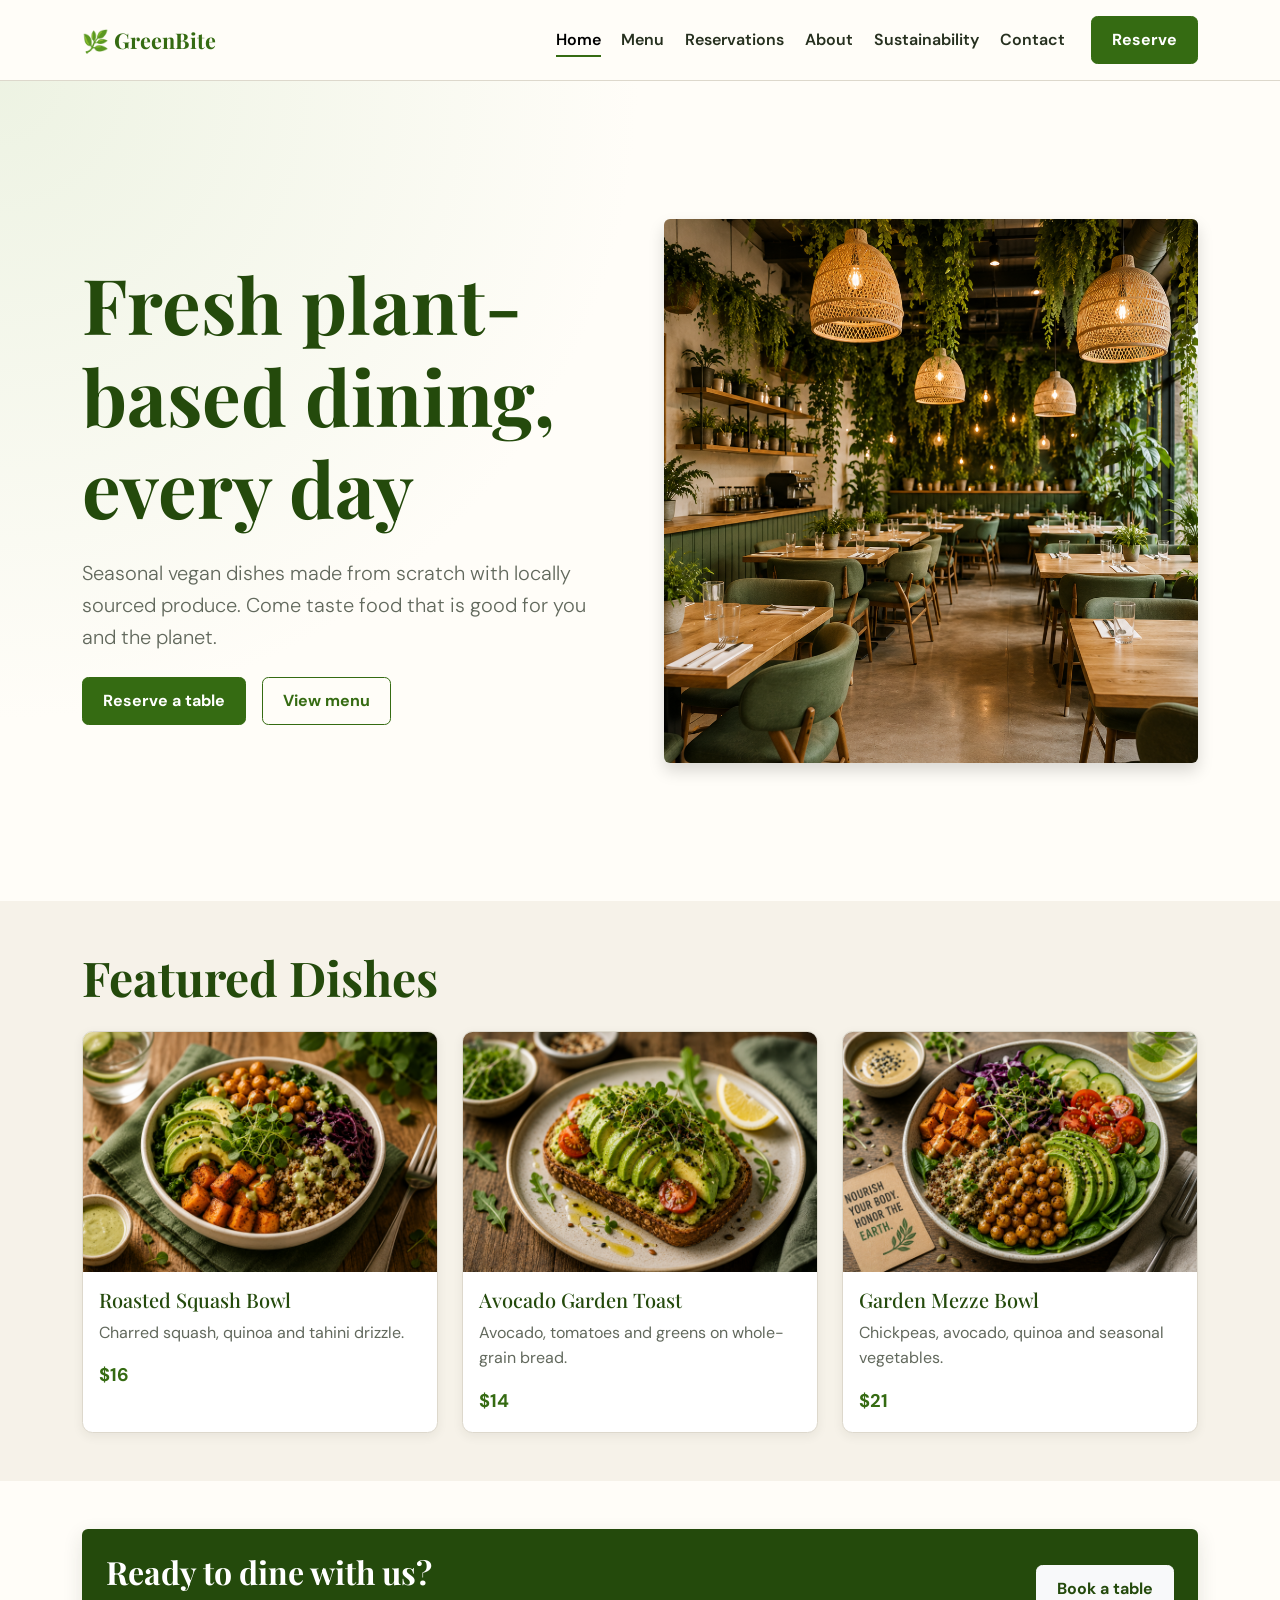
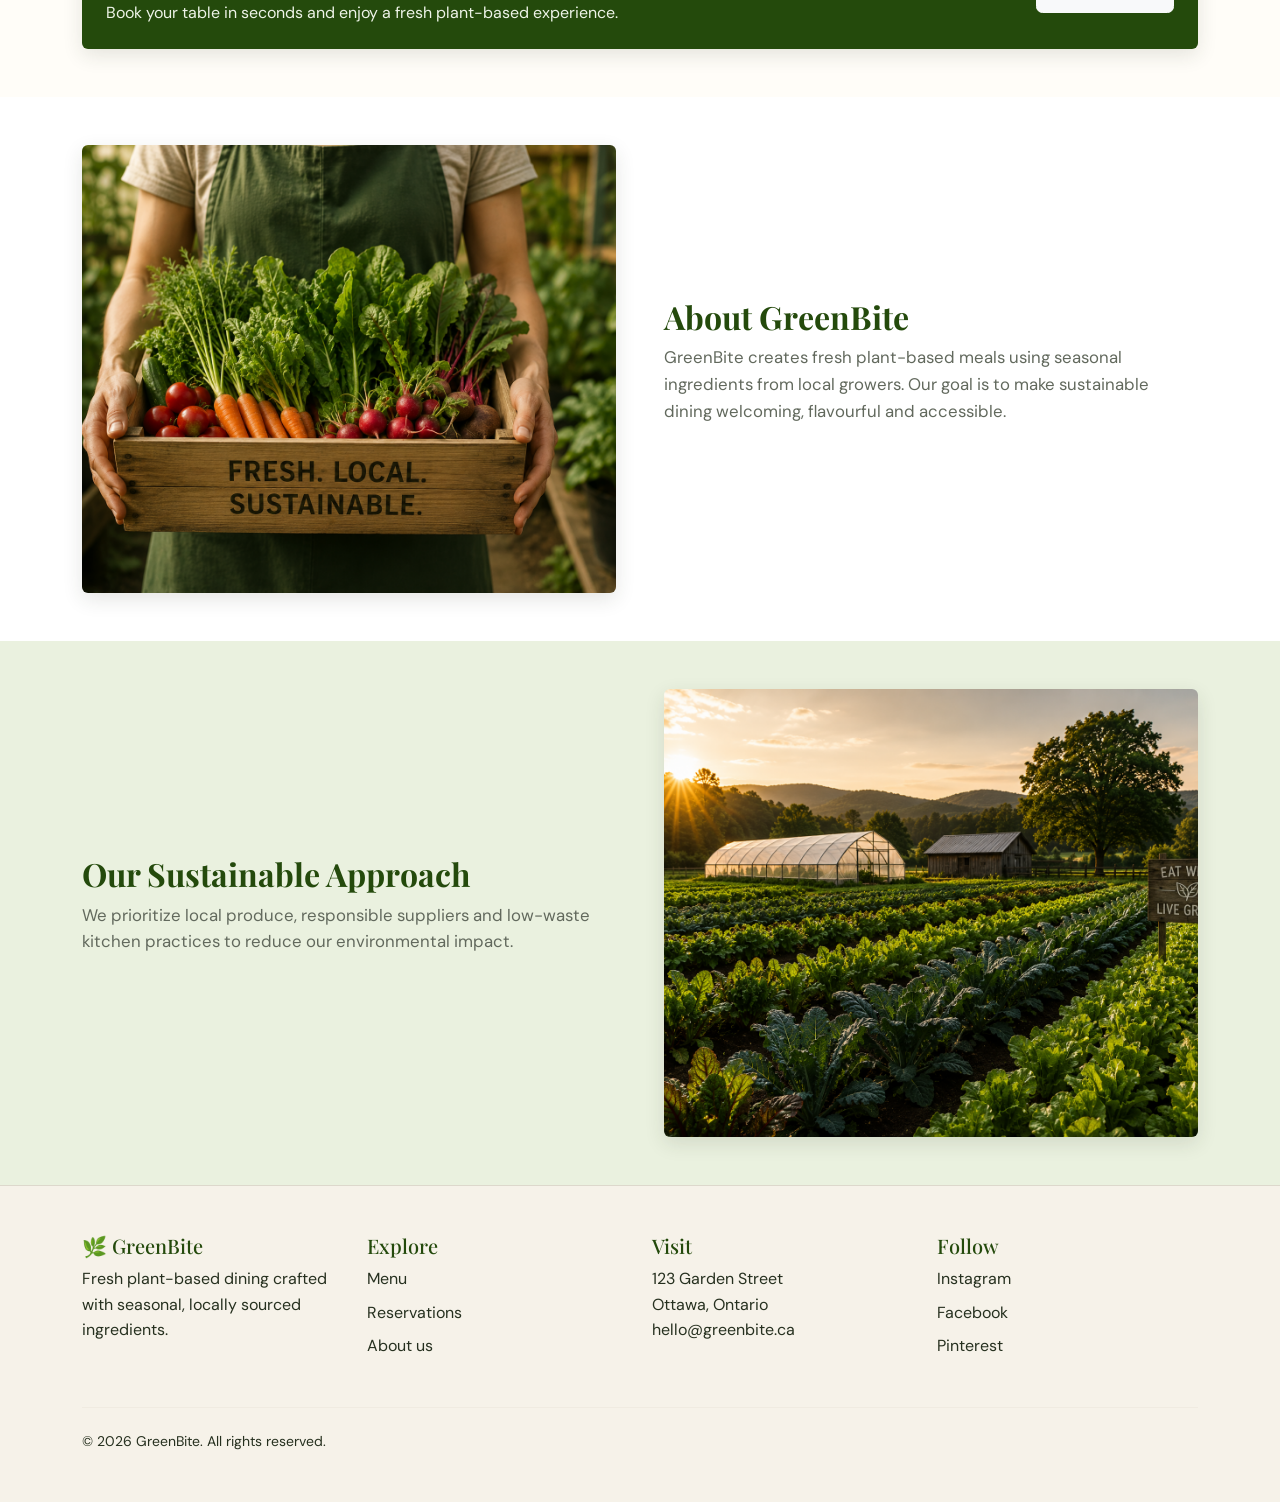
<file: index.html>
<!DOCTYPE html>
<html lang="en-ca">
<head>
    <meta charset="UTF-8">
    <meta name="viewport" content="width=device-width, initial-scale=1.0">

    <title>GreenBite | Home</title>

    <!-- Bootstrap CSS -->
    <link
        href="https://cdn.jsdelivr.net/npm/bootstrap@5.3.8/dist/css/bootstrap.min.css"
        rel="stylesheet"
        integrity="sha384-sRIl4kxILFvY47J16cr9ZwB07vP4J8+LH7qKQnuqkuIAvNWLzeN8tE5YBujZqJLB"
        crossorigin="anonymous"
    >

    <!-- Animate.css library -->
    <link
        rel="stylesheet"
        href="https://cdnjs.cloudflare.com/ajax/libs/animate.css/4.1.1/animate.min.css"
    >

    <!-- Custom CSS -->
    <link rel="stylesheet" href="css/style.css">
</head>

<body>
    <!-- Skip link for accessibility -->
    <a class="visually-hidden-focusable" href="#main-content">
        Skip to main content
    </a>

    <!-- Header -->
    <header>
        <nav
            class="navbar navbar-expand-lg"
            aria-label="Main navigation"
        >
            <div class="container">
                <a class="navbar-brand fw-bold" href="index.html">
                    <span aria-hidden="true">🌿</span> GreenBite
                </a>

                <button
                    class="navbar-toggler"
                    type="button"
                    data-bs-toggle="collapse"
                    data-bs-target="#main-navigation"
                    aria-controls="main-navigation"
                    aria-expanded="false"
                    aria-label="Open navigation menu"
                >
                    <span class="navbar-toggler-icon"></span>
                </button>

                <div
                    class="collapse navbar-collapse"
                    id="main-navigation"
                >
                    <ul class="navbar-nav ms-auto align-items-lg-center">
                        <li class="nav-item">
                            <a
                                class="nav-link active"
                                href="index.html"
                                aria-current="page"
                            >
                                Home
                            </a>
                        </li>

                        <li class="nav-item">
                            <a class="nav-link" href="menu.html">Menu</a>
                        </li>

                        <li class="nav-item">
                            <a
                                class="nav-link"
                                href="reservations.html"
                            >
                                Reservations
                            </a>
                        </li>

                        <li class="nav-item">
                            <a class="nav-link" href="#about">About</a>
                        </li>

                        <li class="nav-item">
                            <a
                                class="nav-link"
                                href="#sustainability"
                            >
                                Sustainability
                            </a>
                        </li>

                        <li class="nav-item">
                            <a class="nav-link" href="#contact">
                                Contact
                            </a>
                        </li>

                        <li class="nav-item ms-lg-3">
                            <a
                                class="btn btn-primary"
                                href="reservations.html"
                            >
                                Reserve
                            </a>
                        </li>
                    </ul>
                </div>
            </div>
        </nav>
    </header>

    <main id="main-content">
        <!-- Hero section -->
        <section
            class="hero py-5"
            aria-labelledby="hero-title"
        >
            <div class="container">
                <div class="row align-items-center g-5">
                    <div
                        class="col-12 col-lg-6 animate__animated animate__fadeInLeft"
                    >
                        <h1
                            id="hero-title"
                            class="display-4 fw-bold"
                        >
                            Fresh plant-based dining, every day
                        </h1>

                        <p class="lead">
                            Seasonal vegan dishes made from scratch with
                            locally sourced produce. Come taste food that is
                            good for you and the planet.
                        </p>

                        <div class="d-flex flex-wrap gap-3">
                            <a
                                class="btn btn-primary"
                                href="reservations.html"
                            >
                                Reserve a table
                            </a>

                            <a
                                class="btn btn-outline-primary"
                                href="menu.html"
                            >
                                View menu
                            </a>
                        </div>
                    </div>

                    <div
                        class="col-12 col-lg-6 animate__animated animate__fadeInRight"
                    >
                        <img
                            class="img-fluid rounded shadow"
                            src="images/restaurant-interior.png"
                            alt="GreenBite dining room decorated with hanging plants"
                        >
                    </div>
                </div>
            </div>
        </section>

        <!-- Featured dishes section -->
        <section
            class="featured-dishes py-5"
            aria-labelledby="featured-title"
        >
            <div class="container">
                <h2 id="featured-title" class="mb-4">
                    Featured Dishes
                </h2>

                <div class="row g-4">
                    <!-- Featured dish 1 -->
                    <article class="col-12 col-md-6 col-lg-4">
                        <div class="card h-100">
                            <img
                                class="card-img-top"
                                src="images/roasted-squash-bowl.png"
                                alt="Plant-based bowl with roasted squash, quinoa and avocado"
                            >

                            <div class="card-body">
                                <h3 class="card-title h5">
                                    Roasted Squash Bowl
                                </h3>

                                <p class="card-text">
                                    Charred squash, quinoa and tahini drizzle.
                                </p>

                                <p class="price fw-bold">$16</p>
                            </div>
                        </div>
                    </article>

                    <!-- Featured dish 2 -->
                    <article class="col-12 col-md-6 col-lg-4">
                        <div class="card h-100">
                            <img
                                class="card-img-top"
                                src="images/avocado-toast.png"
                                alt="Avocado toast with tomatoes and fresh greens"
                            >

                            <div class="card-body">
                                <h3 class="card-title h5">
                                    Avocado Garden Toast
                                </h3>

                                <p class="card-text">
                                    Avocado, tomatoes and greens on whole-grain
                                    bread.
                                </p>

                                <p class="price fw-bold">$14</p>
                            </div>
                        </div>
                    </article>

                    <!-- Featured dish 3 -->
                    <article class="col-12 col-md-6 col-lg-4">
                        <div class="card h-100">
                            <img
                                class="card-img-top"
                                src="images/garden-mezze-bowl.png"
                                alt="Plant-based bowl with chickpeas, avocado and vegetables"
                            >

                            <div class="card-body">
                                <h3 class="card-title h5">
                                    Garden Mezze Bowl
                                </h3>

                                <p class="card-text">
                                    Chickpeas, avocado, quinoa and seasonal
                                    vegetables.
                                </p>

                                <p class="price fw-bold">$21</p>
                            </div>
                        </div>
                    </article>
                </div>
            </div>
        </section>

        <!-- Reservation call to action -->
        <section
            class="reservation-cta py-5"
            aria-labelledby="reservation-title"
        >
            <div class="container">
                <div
                    class="cta-box d-md-flex align-items-center justify-content-between p-4 rounded"
                >
                    <div>
                        <h2 id="reservation-title">
                            Ready to dine with us?
                        </h2>

                        <p class="mb-md-0">
                            Book your table in seconds and enjoy a fresh
                            plant-based experience.
                        </p>
                    </div>

                    <a
                        class="btn btn-light mt-3 mt-md-0"
                        href="reservations.html"
                    >
                        Book a table
                    </a>
                </div>
            </div>
        </section>

        <!-- About section -->
        <section
            id="about"
            class="about py-5"
            aria-labelledby="about-title"
        >
            <div class="container">
                <div class="row align-items-center g-5">
                    <div class="col-12 col-lg-6">
                        <img
                            class="img-fluid rounded"
                            src="images/local-produce.png"
                            alt="Local farmer holding a box of fresh vegetables"
                        >
                    </div>

                    <div class="col-12 col-lg-6">
                        <h2 id="about-title">About GreenBite</h2>

                        <p>
                            GreenBite creates fresh plant-based meals using
                            seasonal ingredients from local growers. Our goal
                            is to make sustainable dining welcoming,
                            flavourful and accessible.
                        </p>
                    </div>
                </div>
            </div>
        </section>

        <!-- Sustainability section -->
        <section
            id="sustainability"
            class="sustainability py-5"
            aria-labelledby="sustainability-title"
        >
            <div class="container">
                <div class="row align-items-center g-5">
                    <div class="col-12 col-lg-6">
                        <h2 id="sustainability-title">
                            Our Sustainable Approach
                        </h2>

                        <p>
                            We prioritize local produce, responsible suppliers
                            and low-waste kitchen practices to reduce our
                            environmental impact.
                        </p>
                    </div>

                    <div class="col-12 col-lg-6">
                        <img
                            class="img-fluid rounded"
                            src="images/sustainable-farm.png"
                            alt="Sustainable vegetable farm during sunset"
                        >
                    </div>
                </div>
            </div>
        </section>
    </main>

    <!-- Footer -->
    <footer id="contact" class="site-footer py-5">
        <div class="container">
            <div class="row g-4">
                <section class="col-12 col-md-6 col-lg-3">
                    <h2 class="h5">
                        <span aria-hidden="true">🌿</span> GreenBite
                    </h2>

                    <p>
                        Fresh plant-based dining crafted with seasonal,
                        locally sourced ingredients.
                    </p>
                </section>

                <nav
                    class="col-6 col-md-3 col-lg-3"
                    aria-label="Footer navigation"
                >
                    <h2 class="h5">Explore</h2>

                    <ul class="list-unstyled">
                        <li>
                            <a href="menu.html">Menu</a>
                        </li>

                        <li>
                            <a href="reservations.html">
                                Reservations
                            </a>
                        </li>

                        <li>
                            <a href="#about">About us</a>
                        </li>
                    </ul>
                </nav>

                <section class="col-6 col-md-3 col-lg-3">
                    <h2 class="h5">Visit</h2>

                    <address>
                        123 Garden Street<br>
                        Ottawa, Ontario<br>
                        <a href="mailto:hello@greenbite.ca">
                            hello@greenbite.ca
                        </a>
                    </address>
                </section>

                <section class="col-12 col-lg-3">
                    <h2 class="h5">Follow</h2>

                    <ul class="list-unstyled">
                        <li><a href="#">Instagram</a></li>
                        <li><a href="#">Facebook</a></li>
                        <li><a href="#">Pinterest</a></li>
                    </ul>
                </section>
            </div>

            <hr>

            <p class="mb-0">
                <small>
                    &copy; 2026 GreenBite. All rights reserved.
                </small>
            </p>
        </div>
    </footer>

    <!-- Bootstrap JavaScript -->
    <script
        src="https://cdn.jsdelivr.net/npm/bootstrap@5.3.8/dist/js/bootstrap.bundle.min.js"
        integrity="sha384-FKyoEForCGlyvwx9Hj09JcYn3nv7wiPVlz7YYwJrWVcXK/BmnVDxM+D2scQbITxI"
        crossorigin="anonymous"
    ></script>
</body>
</html>
</file>
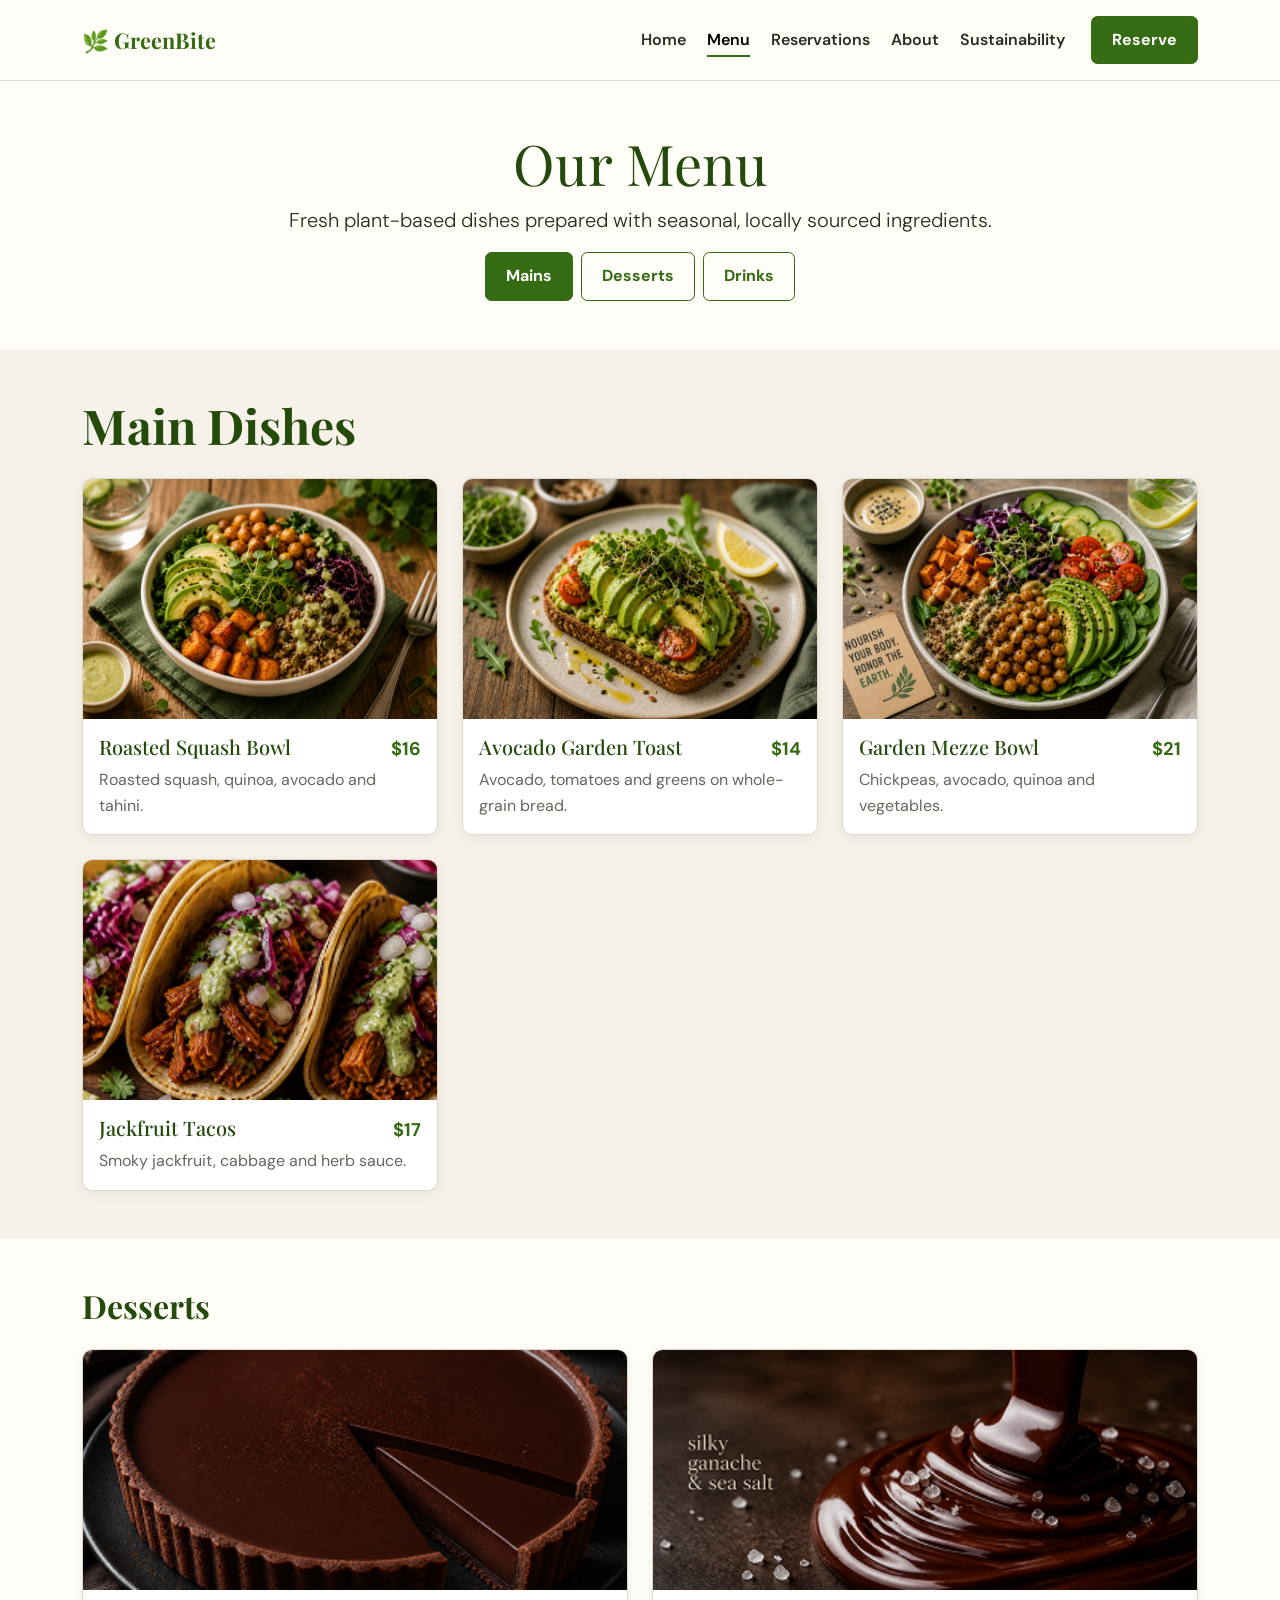
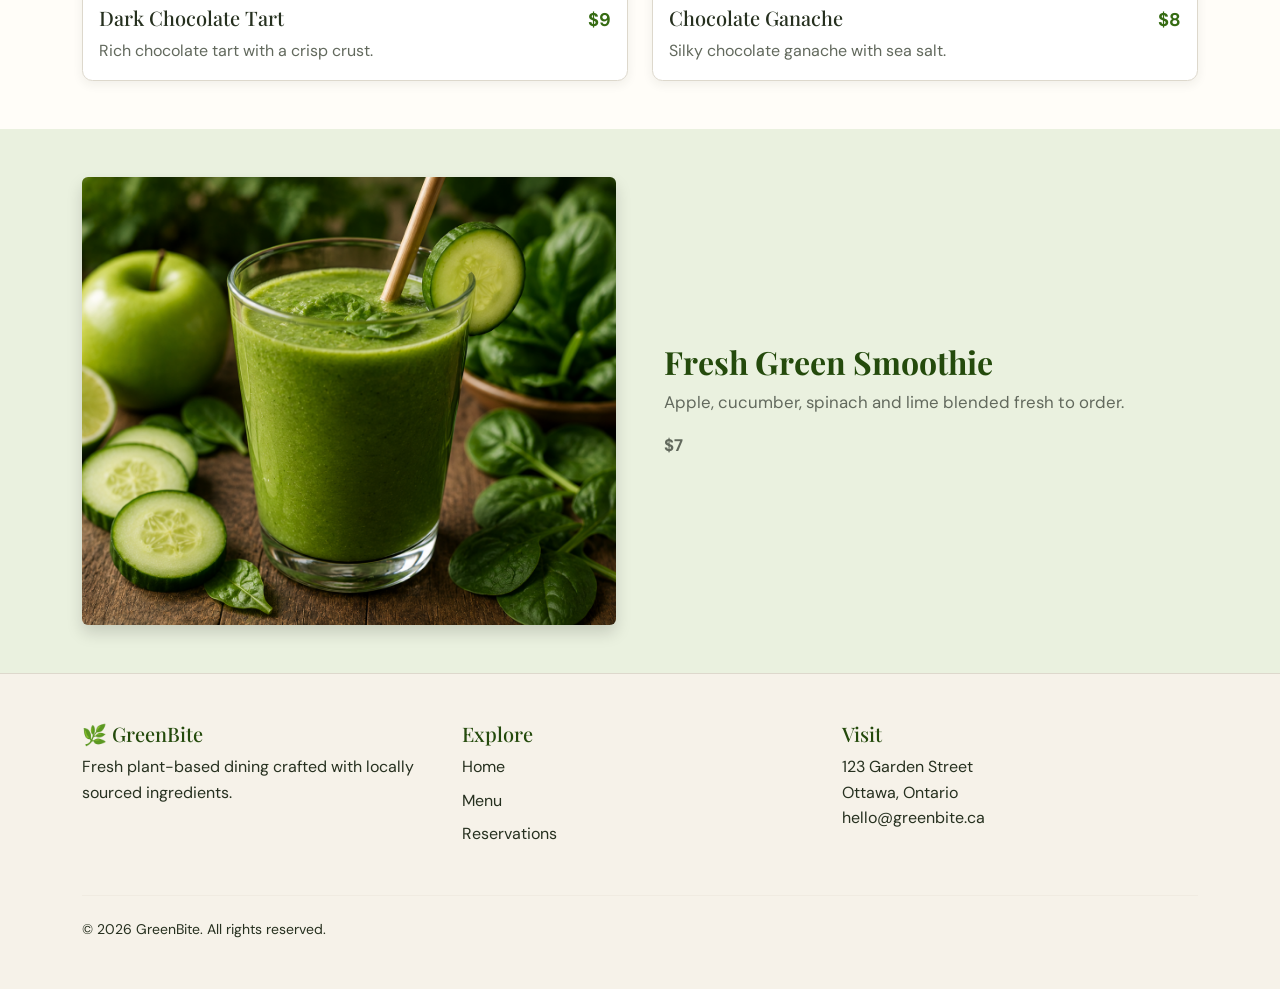
<file: main.html>
<!DOCTYPE html>
<html lang="en-ca">
<head>
    <meta charset="UTF-8">
    <meta name="viewport" content="width=device-width, initial-scale=1.0">

    <title>GreenBite | Menu</title>

    <link
        href="https://cdn.jsdelivr.net/npm/bootstrap@5.3.8/dist/css/bootstrap.min.css"
        rel="stylesheet"
        integrity="sha384-sRIl4kxILFvY47J16cr9ZwB07vP4J8+LH7qKQnuqkuIAvNWLzeN8tE5YBujZqJLB"
        crossorigin="anonymous"
    >

    <link
        rel="stylesheet"
        href="https://cdnjs.cloudflare.com/ajax/libs/animate.css/4.1.1/animate.min.css"
    >

    <link rel="stylesheet" href="css/style.css">
</head>

<body>
    <a class="visually-hidden-focusable" href="#main-content">
        Skip to main content
    </a>

    <header>
        <nav class="navbar navbar-expand-lg" aria-label="Main navigation">
            <div class="container">
                <a class="navbar-brand fw-bold" href="index.html">
                    <span aria-hidden="true">🌿</span> GreenBite
                </a>

                <button
                    class="navbar-toggler"
                    type="button"
                    data-bs-toggle="collapse"
                    data-bs-target="#main-navigation"
                    aria-controls="main-navigation"
                    aria-expanded="false"
                    aria-label="Open navigation menu"
                >
                    <span class="navbar-toggler-icon"></span>
                </button>

                <div class="collapse navbar-collapse" id="main-navigation">
                    <ul class="navbar-nav ms-auto align-items-lg-center">
                        <li class="nav-item">
                            <a class="nav-link" href="index.html">Home</a>
                        </li>

                        <li class="nav-item">
                            <a
                                class="nav-link active"
                                href="menu.html"
                                aria-current="page"
                            >
                                Menu
                            </a>
                        </li>

                        <li class="nav-item">
                            <a class="nav-link" href="reservations.html">
                                Reservations
                            </a>
                        </li>

                        <li class="nav-item">
                            <a class="nav-link" href="index.html#about">
                                About
                            </a>
                        </li>

                        <li class="nav-item">
                            <a
                                class="nav-link"
                                href="index.html#sustainability"
                            >
                                Sustainability
                            </a>
                        </li>

                        <li class="nav-item ms-lg-3">
                            <a class="btn btn-primary" href="reservations.html">
                                Reserve
                            </a>
                        </li>
                    </ul>
                </div>
            </div>
        </nav>
    </header>

    <main id="main-content">
        <!-- Section 1: Menu introduction -->
        <section class="py-5 text-center">
            <div class="container">
                <h1 class="display-4 animate__animated animate__fadeInDown">
                    Our Menu
                </h1>

                <p class="lead mx-auto">
                    Fresh plant-based dishes prepared with seasonal,
                    locally sourced ingredients.
                </p>

                <nav aria-label="Menu categories">
                    <div class="d-flex flex-wrap justify-content-center gap-2">
                        <a class="btn btn-primary" href="#mains">Mains</a>
                        <a class="btn btn-outline-primary" href="#desserts">
                            Desserts
                        </a>
                        <a class="btn btn-outline-primary" href="#drinks">
                            Drinks
                        </a>
                    </div>
                </nav>
            </div>
        </section>

        <!-- Section 2: Main dishes -->
        <section
            id="mains"
            class="featured-dishes py-5"
            aria-labelledby="mains-title"
        >
            <div class="container">
                <h2 id="mains-title" class="mb-4">Main Dishes</h2>

                <div class="row g-4">
                    <article class="col-12 col-md-6 col-lg-4">
                        <div class="card h-100">
                            <img
                                class="card-img-top"
                                src="images/roasted-squash-bowl.png"
                                alt="Roasted squash bowl with quinoa and avocado"
                            >

                            <div class="card-body">
                                <div class="d-flex justify-content-between gap-3">
                                    <h3 class="card-title h5">
                                        Roasted Squash Bowl
                                    </h3>
                                    <p class="price fw-bold">$16</p>
                                </div>

                                <p class="card-text">
                                    Roasted squash, quinoa, avocado and tahini.
                                </p>
                            </div>
                        </div>
                    </article>

                    <article class="col-12 col-md-6 col-lg-4">
                        <div class="card h-100">
                            <img
                                class="card-img-top"
                                src="images/avocado-toast.png"
                                alt="Avocado toast with tomatoes and fresh greens"
                            >

                            <div class="card-body">
                                <div class="d-flex justify-content-between gap-3">
                                    <h3 class="card-title h5">
                                        Avocado Garden Toast
                                    </h3>
                                    <p class="price fw-bold">$14</p>
                                </div>

                                <p class="card-text">
                                    Avocado, tomatoes and greens on whole-grain
                                    bread.
                                </p>
                            </div>
                        </div>
                    </article>

                    <article class="col-12 col-md-6 col-lg-4">
                        <div class="card h-100">
                            <img
                                class="card-img-top"
                                src="images/garden-mezze-bowl.png"
                                alt="Plant-based bowl with chickpeas and avocado"
                            >

                            <div class="card-body">
                                <div class="d-flex justify-content-between gap-3">
                                    <h3 class="card-title h5">
                                        Garden Mezze Bowl
                                    </h3>
                                    <p class="price fw-bold">$21</p>
                                </div>

                                <p class="card-text">
                                    Chickpeas, avocado, quinoa and vegetables.
                                </p>
                            </div>
                        </div>
                    </article>

                    <article class="col-12 col-md-6 col-lg-4">
                        <div class="card h-100">
                            <img
                                class="card-img-top"
                                src="images/jackfruit-tacos.png"
                                alt="Three jackfruit tacos with cabbage and herbs"
                            >

                            <div class="card-body">
                                <div class="d-flex justify-content-between gap-3">
                                    <h3 class="card-title h5">
                                        Jackfruit Tacos
                                    </h3>
                                    <p class="price fw-bold">$17</p>
                                </div>

                                <p class="card-text">
                                    Smoky jackfruit, cabbage and herb sauce.
                                </p>
                            </div>
                        </div>
                    </article>
                </div>
            </div>
        </section>

        <!-- Section 3: Desserts -->
        <section
            id="desserts"
            class="py-5"
            aria-labelledby="desserts-title"
        >
            <div class="container">
                <h2 id="desserts-title" class="mb-4">Desserts</h2>

                <div class="row g-4">
                    <article class="col-12 col-md-6">
                        <div class="card h-100">
                            <img
                                class="card-img-top"
                                src="images/dark-chocolate-tart.png"
                                alt="Dark chocolate tart with a slice removed"
                            >

                            <div class="card-body">
                                <div class="d-flex justify-content-between">
                                    <h3 class="h5">Dark Chocolate Tart</h3>
                                    <p class="price fw-bold">$9</p>
                                </div>

                                <p class="card-text">
                                    Rich chocolate tart with a crisp crust.
                                </p>
                            </div>
                        </div>
                    </article>

                    <article class="col-12 col-md-6">
                        <div class="card h-100">
                            <img
                                class="card-img-top"
                                src="images/chocolate-ganache.png"
                                alt="Smooth dark chocolate ganache with sea salt"
                            >

                            <div class="card-body">
                                <div class="d-flex justify-content-between">
                                    <h3 class="h5">Chocolate Ganache</h3>
                                    <p class="price fw-bold">$8</p>
                                </div>

                                <p class="card-text">
                                    Silky chocolate ganache with sea salt.
                                </p>
                            </div>
                        </div>
                    </article>
                </div>
            </div>
        </section>

        <!-- Section 4: Drinks -->
        <section
            id="drinks"
            class="sustainability py-5"
            aria-labelledby="drinks-title"
        >
            <div class="container">
                <div class="row align-items-center g-5">
                    <div class="col-12 col-lg-6">
                        <img
                            class="img-fluid rounded shadow"
                            src="images/green-smoothie.png"
                            alt="Green smoothie made with apple, cucumber and spinach"
                        >
                    </div>

                    <div class="col-12 col-lg-6">
                        <h2 id="drinks-title">Fresh Green Smoothie</h2>
                        <p>
                            Apple, cucumber, spinach and lime blended fresh
                            to order.
                        </p>
                        <p class="price fw-bold">$7</p>
                    </div>
                </div>
            </div>
        </section>
    </main>

    <footer id="contact" class="site-footer py-5">
        <div class="container">
            <div class="row g-4">
                <section class="col-12 col-md-6 col-lg-4">
                    <h2 class="h5">
                        <span aria-hidden="true">🌿</span> GreenBite
                    </h2>
                    <p>
                        Fresh plant-based dining crafted with locally sourced
                        ingredients.
                    </p>
                </section>

                <nav
                    class="col-6 col-md-3 col-lg-4"
                    aria-label="Footer navigation"
                >
                    <h2 class="h5">Explore</h2>
                    <ul class="list-unstyled">
                        <li><a href="index.html">Home</a></li>
                        <li><a href="menu.html">Menu</a></li>
                        <li>
                            <a href="reservations.html">Reservations</a>
                        </li>
                    </ul>
                </nav>

                <section class="col-6 col-md-3 col-lg-4">
                    <h2 class="h5">Visit</h2>
                    <address>
                        123 Garden Street<br>
                        Ottawa, Ontario<br>
                        <a href="mailto:hello@greenbite.ca">
                            hello@greenbite.ca
                        </a>
                    </address>
                </section>
            </div>

            <hr>
            <p class="mb-0">
                <small>&copy; 2026 GreenBite. All rights reserved.</small>
            </p>
        </div>
    </footer>

    <script
        src="https://cdn.jsdelivr.net/npm/bootstrap@5.3.8/dist/js/bootstrap.bundle.min.js"
        integrity="sha384-FKyoEForCGlyvwx9Hj09JcYn3nv7wiPVlz7YYwJrWVcXK/BmnVDxM+D2scQbITxI"
        crossorigin="anonymous"
    ></script>
</body>
</html>
</file>
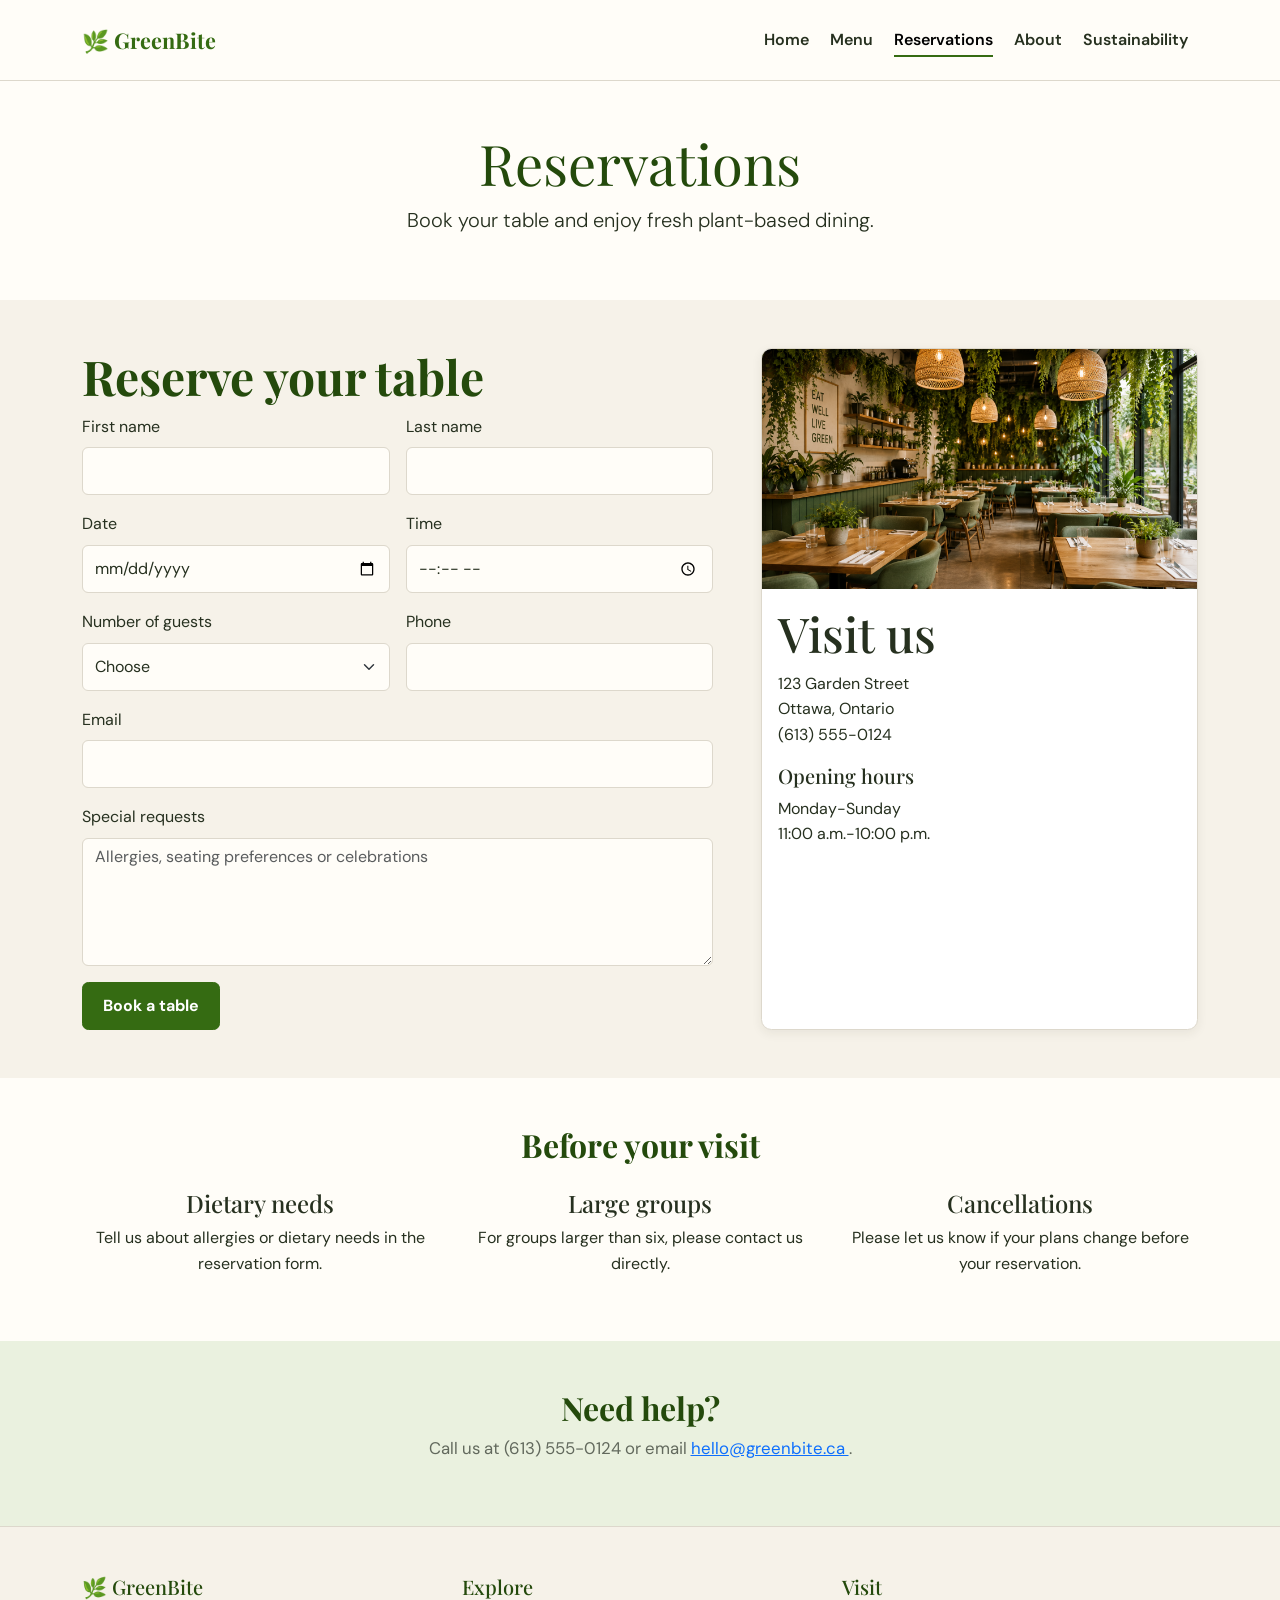
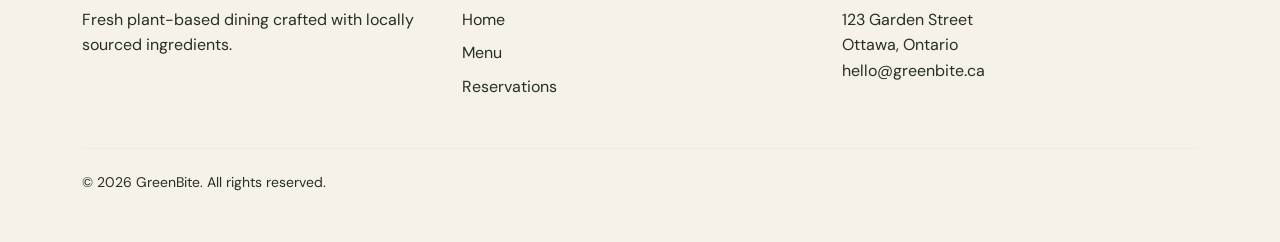
<file: reservations.html>
<!DOCTYPE html>
<html lang="en-ca">
<head>
    <meta charset="UTF-8">
    <meta name="viewport" content="width=device-width, initial-scale=1.0">

    <title>GreenBite | Reservations</title>

    <link
        href="https://cdn.jsdelivr.net/npm/bootstrap@5.3.8/dist/css/bootstrap.min.css"
        rel="stylesheet"
        integrity="sha384-sRIl4kxILFvY47J16cr9ZwB07vP4J8+LH7qKQnuqkuIAvNWLzeN8tE5YBujZqJLB"
        crossorigin="anonymous"
    >

    <link
        rel="stylesheet"
        href="https://cdnjs.cloudflare.com/ajax/libs/animate.css/4.1.1/animate.min.css"
    >

    <link rel="stylesheet" href="css/style.css">
</head>

<body>
    <a class="visually-hidden-focusable" href="#main-content">
        Skip to main content
    </a>

    <header>
        <nav class="navbar navbar-expand-lg" aria-label="Main navigation">
            <div class="container">
                <a class="navbar-brand fw-bold" href="index.html">
                    <span aria-hidden="true">🌿</span> GreenBite
                </a>

                <button
                    class="navbar-toggler"
                    type="button"
                    data-bs-toggle="collapse"
                    data-bs-target="#main-navigation"
                    aria-controls="main-navigation"
                    aria-expanded="false"
                    aria-label="Open navigation menu"
                >
                    <span class="navbar-toggler-icon"></span>
                </button>

                <div class="collapse navbar-collapse" id="main-navigation">
                    <ul class="navbar-nav ms-auto align-items-lg-center">
                        <li class="nav-item">
                            <a class="nav-link" href="index.html">Home</a>
                        </li>

                        <li class="nav-item">
                            <a class="nav-link" href="menu.html">Menu</a>
                        </li>

                        <li class="nav-item">
                            <a
                                class="nav-link active"
                                href="reservations.html"
                                aria-current="page"
                            >
                                Reservations
                            </a>
                        </li>

                        <li class="nav-item">
                            <a class="nav-link" href="index.html#about">
                                About
                            </a>
                        </li>

                        <li class="nav-item">
                            <a
                                class="nav-link"
                                href="index.html#sustainability"
                            >
                                Sustainability
                            </a>
                        </li>
                    </ul>
                </div>
            </div>
        </nav>
    </header>

    <main id="main-content">
        <!-- Section 1: Introduction -->
        <section class="py-5 text-center">
            <div class="container">
                <h1 class="display-4 animate__animated animate__fadeInDown">
                    Reservations
                </h1>

                <p class="lead">
                    Book your table and enjoy fresh plant-based dining.
                </p>
            </div>
        </section>

        <!-- Section 2: Reservation form -->
        <section
            class="featured-dishes py-5"
            aria-labelledby="form-title"
        >
            <div class="container">
                <div class="row g-5">
                    <div class="col-12 col-lg-7">
                        <h2 id="form-title">Reserve your table</h2>

                        <form action="#" method="post">
                            <div class="row g-3">
                                <div class="col-12 col-md-6">
                                    <label class="form-label" for="first-name">
                                        First name
                                    </label>
                                    <input
                                        class="form-control"
                                        type="text"
                                        id="first-name"
                                        name="first-name"
                                        required
                                    >
                                </div>

                                <div class="col-12 col-md-6">
                                    <label class="form-label" for="last-name">
                                        Last name
                                    </label>
                                    <input
                                        class="form-control"
                                        type="text"
                                        id="last-name"
                                        name="last-name"
                                        required
                                    >
                                </div>

                                <div class="col-12 col-md-6">
                                    <label class="form-label" for="date">
                                        Date
                                    </label>
                                    <input
                                        class="form-control"
                                        type="date"
                                        id="date"
                                        name="date"
                                        required
                                    >
                                </div>

                                <div class="col-12 col-md-6">
                                    <label class="form-label" for="time">
                                        Time
                                    </label>
                                    <input
                                        class="form-control"
                                        type="time"
                                        id="time"
                                        name="time"
                                        required
                                    >
                                </div>

                                <div class="col-12 col-md-6">
                                    <label class="form-label" for="guests">
                                        Number of guests
                                    </label>
                                    <select
                                        class="form-select"
                                        id="guests"
                                        name="guests"
                                        required
                                    >
                                        <option value="">Choose</option>
                                        <option value="1">1 guest</option>
                                        <option value="2">2 guests</option>
                                        <option value="3">3 guests</option>
                                        <option value="4">4 guests</option>
                                        <option value="5">5 guests</option>
                                        <option value="6">6 guests</option>
                                    </select>
                                </div>

                                <div class="col-12 col-md-6">
                                    <label class="form-label" for="phone">
                                        Phone
                                    </label>
                                    <input
                                        class="form-control"
                                        type="tel"
                                        id="phone"
                                        name="phone"
                                        required
                                    >
                                </div>

                                <div class="col-12">
                                    <label class="form-label" for="email">
                                        Email
                                    </label>
                                    <input
                                        class="form-control"
                                        type="email"
                                        id="email"
                                        name="email"
                                        required
                                    >
                                </div>

                                <div class="col-12">
                                    <label class="form-label" for="requests">
                                        Special requests
                                    </label>
                                    <textarea
                                        class="form-control"
                                        id="requests"
                                        name="requests"
                                        placeholder="Allergies, seating preferences or celebrations"
                                    ></textarea>
                                </div>

                                <div class="col-12">
                                    <button class="btn btn-primary" type="submit">
                                        Book a table
                                    </button>
                                </div>
                            </div>
                        </form>
                    </div>

                    <aside class="col-12 col-lg-5">
                        <div class="card h-100">
                            <img
                                class="card-img-top"
                                src="images/restaurant-interior.png"
                                alt="GreenBite restaurant dining room"
                            >

                            <div class="card-body">
                                <h2 class="h4">Visit us</h2>

                                <address>
                                    123 Garden Street<br>
                                    Ottawa, Ontario<br>
                                    (613) 555-0124
                                </address>

                                <h3 class="h5">Opening hours</h3>
                                <p>
                                    Monday-Sunday<br>
                                    11:00 a.m.-10:00 p.m.
                                </p>
                            </div>
                        </div>
                    </aside>
                </div>
            </div>
        </section>

        <!-- Section 3: Dining information -->
        <section class="py-5" aria-labelledby="information-title">
            <div class="container">
                <h2 id="information-title" class="text-center mb-4">
                    Before your visit
                </h2>

                <div class="row g-4">
                    <article class="col-12 col-md-4 text-center">
                        <h3 class="h4">Dietary needs</h3>
                        <p>
                            Tell us about allergies or dietary needs in the
                            reservation form.
                        </p>
                    </article>

                    <article class="col-12 col-md-4 text-center">
                        <h3 class="h4">Large groups</h3>
                        <p>
                            For groups larger than six, please contact us
                            directly.
                        </p>
                    </article>

                    <article class="col-12 col-md-4 text-center">
                        <h3 class="h4">Cancellations</h3>
                        <p>
                            Please let us know if your plans change before
                            your reservation.
                        </p>
                    </article>
                </div>
            </div>
        </section>

        <!-- Section 4: Contact -->
        <section
            class="sustainability py-5 text-center"
            aria-labelledby="contact-title"
        >
            <div class="container">
                <h2 id="contact-title">Need help?</h2>
                <p>
                    Call us at (613) 555-0124 or email
                    <a href="mailto:hello@greenbite.ca">
                        hello@greenbite.ca
                    </a>.
                </p>
            </div>
        </section>
    </main>

    <footer class="site-footer py-5">
        <div class="container">
            <div class="row g-4">
                <section class="col-12 col-md-6 col-lg-4">
                    <h2 class="h5">
                        <span aria-hidden="true">🌿</span> GreenBite
                    </h2>
                    <p>
                        Fresh plant-based dining crafted with locally sourced
                        ingredients.
                    </p>
                </section>

                <nav
                    class="col-6 col-md-3 col-lg-4"
                    aria-label="Footer navigation"
                >
                    <h2 class="h5">Explore</h2>
                    <ul class="list-unstyled">
                        <li><a href="index.html">Home</a></li>
                        <li><a href="menu.html">Menu</a></li>
                        <li>
                            <a href="reservations.html">Reservations</a>
                        </li>
                    </ul>
                </nav>

                <section class="col-6 col-md-3 col-lg-4">
                    <h2 class="h5">Visit</h2>
                    <address>
                        123 Garden Street<br>
                        Ottawa, Ontario<br>
                        <a href="mailto:hello@greenbite.ca">
                            hello@greenbite.ca
                        </a>
                    </address>
                </section>
            </div>

            <hr>
            <p class="mb-0">
                <small>&copy; 2026 GreenBite. All rights reserved.</small>
            </p>
        </div>
    </footer>

    <script
        src="https://cdn.jsdelivr.net/npm/bootstrap@5.3.8/dist/js/bootstrap.bundle.min.js"
        integrity="sha384-FKyoEForCGlyvwx9Hj09JcYn3nv7wiPVlz7YYwJrWVcXK/BmnVDxM+D2scQbITxI"
        crossorigin="anonymous"
    ></script>
</body>
</html>
</file>
<file: css/style.css>
/* Google font */
@import url("https://fonts.googleapis.com/css2?family=DM+Sans:wght@400;500;600;700&family=Playfair+Display:wght@600;700&display=swap");

/* Bootstrap and custom variables */
:root {
    --bs-primary: #356b12;
    --bs-primary-rgb: 53, 107, 18;
    --bs-body-color: #26301f;
    --bs-body-bg: #fffdf8;
    --bs-link-color: #356b12;
    --bs-link-hover-color: #244a0c;

    --green-dark: #244a0c;
    --green-primary: #356b12;
    --green-light: #eaf1df;
    --cream: #f6f2e9;
    --white: #ffffff;
    --text-dark: #26301f;
    --text-muted: #62695d;
    --border-color: #ddd8cc;
    --shadow: 0 0.4rem 1.25rem rgb(38 48 31 / 12%);
    --transition: 0.25s ease;
}

/* General styles */
html {
    scroll-behavior: smooth;
}

body {
    min-width: 320px;
    margin: 0;
    overflow-x: hidden;
    background-color: var(--bs-body-bg);
    color: var(--text-dark);
    font-family: "DM Sans", Arial, sans-serif;
    line-height: 1.6;
}

h1,
h2,
h3,
.navbar-brand {
    color: var(--green-dark);
    font-family: "Playfair Display", Georgia, serif;
    font-weight: 700;
}

h1 {
    line-height: 1.1;
}

h2 {
    line-height: 1.2;
}

img {
    display: block;
    max-width: 100%;
}

section {
    scroll-margin-top: 5rem;
}

a,
button,
.btn {
    transition:
        color var(--transition),
        background-color var(--transition),
        border-color var(--transition),
        box-shadow var(--transition),
        transform var(--transition);
}

a:focus-visible,
button:focus-visible,
.btn:focus-visible,
.form-control:focus,
.form-select:focus {
    outline: 0.2rem solid #efb93f;
    outline-offset: 0.2rem;
}

/* Accessibility skip link */
.visually-hidden-focusable:focus {
    position: fixed;
    top: 1rem;
    left: 1rem;
    z-index: 2000;
    width: auto;
    height: auto;
    padding: 0.75rem 1rem;
    overflow: visible;
    background-color: var(--white);
    color: var(--green-dark);
    clip: auto;
    white-space: normal;
    border: 0.15rem solid var(--green-dark);
    border-radius: 0.4rem;
}

/* Navigation */
header {
    position: sticky;
    top: 0;
    z-index: 1000;
    background-color: rgb(255 253 248 / 96%);
    border-bottom: 0.06rem solid var(--border-color);
    backdrop-filter: blur(0.6rem);
}

.navbar {
    min-height: 4.5rem;
}

.navbar-brand {
    color: var(--green-primary);
    font-size: 1.35rem;
}

.navbar-brand:hover,
.navbar-brand:focus {
    color: var(--green-dark);
}

.navbar-toggler {
    border-color: var(--green-primary);
}

.navbar-toggler:focus {
    box-shadow: 0 0 0 0.2rem rgb(53 107 18 / 25%);
}

.nav-link {
    position: relative;
    color: var(--text-dark);
    font-weight: 600;
}

.nav-link:hover,
.nav-link:focus,
.nav-link.active {
    color: var(--green-primary);
}

.nav-link::after {
    position: absolute;
    right: 0.5rem;
    bottom: 0.25rem;
    left: 0.5rem;
    height: 0.12rem;
    background-color: var(--green-primary);
    content: "";
    transform: scaleX(0);
    transform-origin: center;
    transition: transform var(--transition);
}

.nav-link:hover::after,
.nav-link:focus::after,
.nav-link.active::after {
    transform: scaleX(1);
}

/* Buttons */
.btn {
    padding: 0.7rem 1.25rem;
    font-weight: 700;
    border-radius: 0.4rem;
}

.btn-primary {
    --bs-btn-color: #ffffff;
    --bs-btn-bg: #356b12;
    --bs-btn-border-color: #356b12;
    --bs-btn-hover-color: #ffffff;
    --bs-btn-hover-bg: #244a0c;
    --bs-btn-hover-border-color: #244a0c;
    --bs-btn-focus-shadow-rgb: 53, 107, 18;
    --bs-btn-active-color: #ffffff;
    --bs-btn-active-bg: #1c3b08;
    --bs-btn-active-border-color: #1c3b08;
}

.btn-outline-primary {
    --bs-btn-color: #356b12;
    --bs-btn-border-color: #356b12;
    --bs-btn-hover-color: #ffffff;
    --bs-btn-hover-bg: #356b12;
    --bs-btn-hover-border-color: #356b12;
    --bs-btn-active-color: #ffffff;
    --bs-btn-active-bg: #244a0c;
    --bs-btn-active-border-color: #244a0c;
}

.btn:hover {
    transform: translateY(-0.12rem);
}

/* Hero section */
.hero {
    min-height: 75vh;
    display: flex;
    align-items: center;
    background:
        radial-gradient(
            circle at top left,
            rgb(234 241 223 / 85%),
            transparent 42%
        ),
        var(--bs-body-bg);
}

.hero h1 {
    max-width: 11ch;
    font-size: clamp(2.5rem, 7vw, 4.8rem);
}

.hero .lead {
    max-width: 38rem;
    margin: 1.5rem 0;
    color: var(--text-muted);
}

.hero img {
    width: 100%;
    height: 20rem;
    object-fit: cover;
    border-radius: 0.75rem;
}

/* Featured dishes */
.featured-dishes {
    background-color: var(--cream);
}

.featured-dishes h2 {
    font-size: clamp(2rem, 5vw, 3rem);
}

.card {
    overflow: hidden;
    background-color: var(--white);
    border: 0.06rem solid var(--border-color);
    border-radius: 0.65rem;
    box-shadow: 0 0.2rem 0.65rem rgb(38 48 31 / 7%);
    transition:
        transform var(--transition),
        box-shadow var(--transition);
}

.card:hover,
.card:focus-within {
    box-shadow: var(--shadow);
    transform: translateY(-0.35rem);
}

.card-img-top {
    width: 100%;
    height: 14rem;
    object-fit: cover;
    transition: transform 0.4s ease;
}

.card:hover .card-img-top {
    transform: scale(1.03);
}

.card-title {
    color: var(--green-dark);
}

.card-text {
    color: var(--text-muted);
}

.price {
    margin-bottom: 0;
    color: var(--green-primary);
    font-size: 1.15rem;
}

/* Reservation call to action */
.reservation-cta {
    background-color: var(--bs-body-bg);
}

.cta-box {
    background-color: var(--green-dark);
    color: var(--white);
    box-shadow: var(--shadow);
}

.cta-box h2 {
    color: var(--white);
}

.cta-box p {
    color: #eef4e8;
}

.cta-box .btn-light {
    color: var(--green-dark);
    font-weight: 700;
}

.cta-box .btn-light:hover,
.cta-box .btn-light:focus {
    background-color: var(--green-light);
    color: var(--green-dark);
}

/* About section */
.about {
    background-color: var(--white);
}

.about img,
.sustainability img {
    width: 100%;
    height: 20rem;
    object-fit: cover;
    box-shadow: var(--shadow);
}

.about p,
.sustainability p {
    color: var(--text-muted);
    font-size: 1.05rem;
}

/* Sustainability section */
.sustainability {
    background-color: var(--green-light);
}

/* Footer */
.site-footer {
    background-color: var(--cream);
    color: var(--text-dark);
    border-top: 0.06rem solid var(--border-color);
}

.site-footer h2 {
    color: var(--green-dark);
}

.site-footer a {
    color: var(--text-dark);
    text-decoration-color: transparent;
    text-underline-offset: 0.2rem;
}

.site-footer a:hover,
.site-footer a:focus {
    color: var(--green-primary);
    text-decoration-color: currentcolor;
}

.site-footer li {
    margin-bottom: 0.5rem;
}

.site-footer address {
    font-style: normal;
}

.site-footer hr {
    margin: 2rem 0 1.25rem;
    border-color: var(--border-color);
}

/* Form styles for the reservations page */
.form-control,
.form-select {
    min-height: 3rem;
    border-color: var(--border-color);
}

textarea.form-control {
    min-height: 8rem;
}

.form-control:hover,
.form-select:hover {
    border-color: var(--green-primary);
}

.form-control:focus,
.form-select:focus {
    border-color: var(--green-primary);
    box-shadow: 0 0 0 0.2rem rgb(53 107 18 / 18%);
}

/* Tablet screens */
@media (min-width: 768px) {
    .hero img {
        height: 26rem;
    }

    .about img,
    .sustainability img {
        height: 24rem;
    }

    .card-img-top {
        height: 15rem;
    }
}

/* Desktop screens */
@media (min-width: 992px) {
    .navbar {
        min-height: 5rem;
    }

    .nav-link {
        margin-inline: 0.15rem;
    }

    .hero {
        min-height: calc(100vh - 5rem);
    }

    .hero img {
        height: 34rem;
    }

    .about img,
    .sustainability img {
        height: 28rem;
    }
}

/* Very large screens */
@media (min-width: 1600px) {
    .container {
        max-width: 1500px;
    }

    body {
        font-size: 1.1rem;
    }

    .hero img {
        height: 40rem;
    }
}

/* Reduced-motion accessibility */
@media (prefers-reduced-motion: reduce) {
    html {
        scroll-behavior: auto;
    }

    *,
    *::before,
    *::after {
        scroll-behavior: auto !important;
        transition-duration: 0.01ms !important;
        animation-duration: 0.01ms !important;
        animation-iteration-count: 1 !important;
    }
}
</file>
